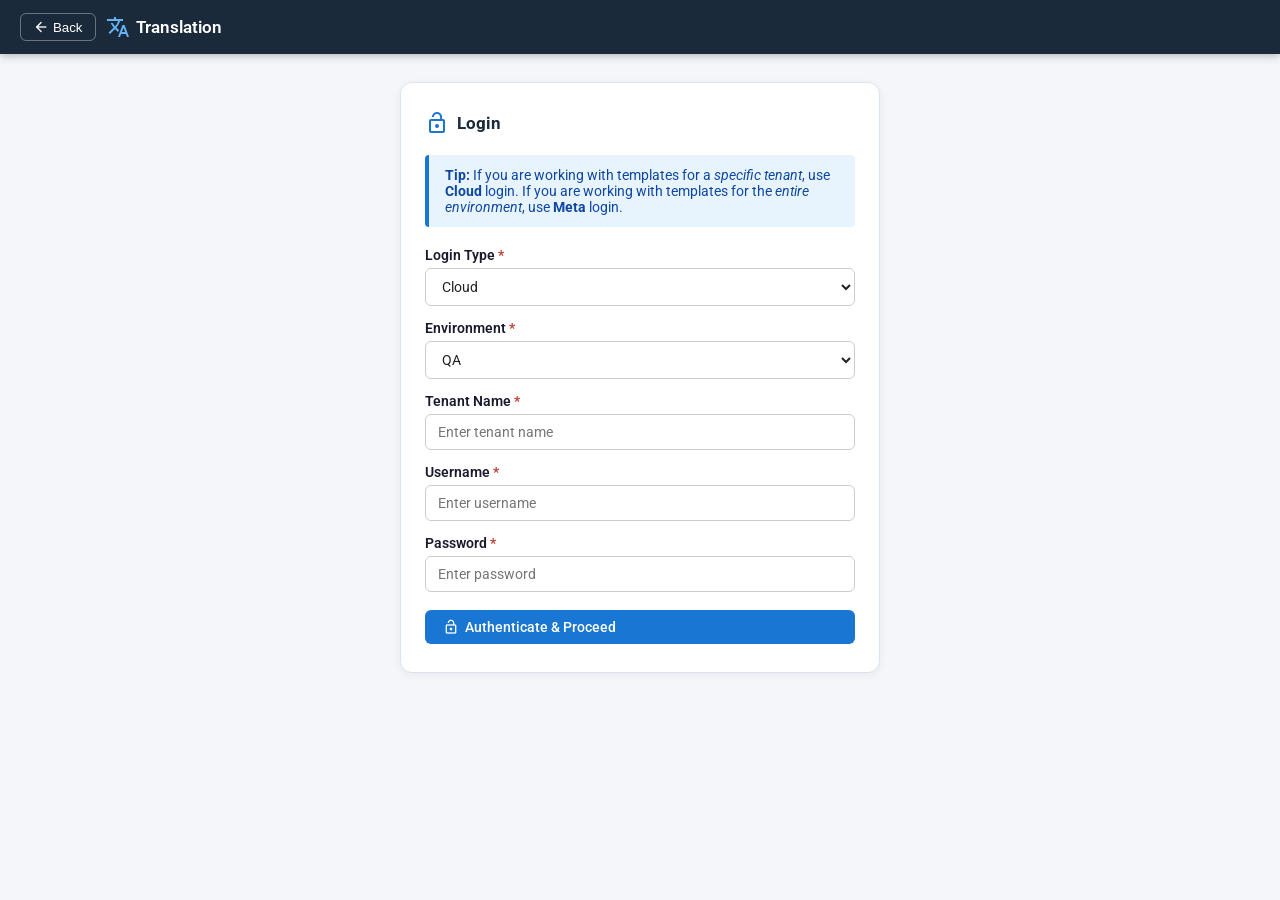
<file: static/translation.html>
<!DOCTYPE html>
<html lang="en">
<head>
    <meta charset="UTF-8">
    <meta name="viewport" content="width=device-width, initial-scale=1.0">
    <title>Translation — TechOps Automation Console</title>
    <link href="https://fonts.googleapis.com/css2?family=Roboto:wght@300;400;500;700&display=swap" rel="stylesheet">
    <link href="https://fonts.googleapis.com/icon?family=Material+Icons" rel="stylesheet">
    <link rel="icon" href="/static/images/logo.png" type="image/png">
    <script src="https://cdn.sheetjs.com/xlsx-0.20.1/package/dist/xlsx.full.min.js"></script>
    <style>
        :root {
            --primary-color: #1976d2;
            --primary-hover: #1565c0;
            --bg: #f4f6f9;
            --surface: #ffffff;
            --border: #dde3ec;
            --text: #1a1a2e;
            --muted: #6b7280;
        }
        * { box-sizing: border-box; margin: 0; padding: 0; }
        body { font-family: 'Roboto', sans-serif; background: var(--bg); color: var(--text); min-height: 100vh; }

        /* ── Top bar ── */
        .topbar {
            background: #1b2a3b;
            color: #fff;
            display: flex;
            align-items: center;
            justify-content: space-between;
            padding: 0 20px;
            height: 54px;
            position: sticky;
            top: 0;
            z-index: 100;
            box-shadow: 0 2px 8px rgba(0,0,0,.25);
        }
        .topbar-left { display: flex; align-items: center; gap: 10px; }
        .topbar-title { font-size: 1.05rem; font-weight: 600; display: flex; align-items: center; gap: 6px; }
        .back-btn {
            background: none; border: 1px solid rgba(255,255,255,.35); color: #fff;
            border-radius: 6px; padding: 5px 12px; font-size: 0.83rem; cursor: pointer;
            display: flex; align-items: center; gap: 4px; transition: background .15s;
        }
        .back-btn:hover { background: rgba(255,255,255,.12); }
        .logout-btn {
            background: #c0392b; border: none; color: #fff;
            border-radius: 6px; padding: 6px 14px; font-size: 0.83rem; cursor: pointer;
            display: flex; align-items: center; gap: 4px; transition: background .15s;
        }
        .logout-btn:hover { background: #a93226; }

        /* ── Session banner ── */
        .session-banner {
            background: #e3f2fd; border-bottom: 1px solid #bbdefb;
            padding: 8px 20px; font-size: 0.82rem; color: #1565c0;
            display: flex; align-items: center; gap: 8px;
        }

        /* ── Page wrapper ── */
        .page { max-width: 860px; margin: 0 auto; padding: 28px 18px 60px; }

        /* ── Cards / screens ── */
        .card {
            background: var(--surface); border-radius: 12px;
            border: 1px solid var(--border); padding: 28px 24px;
            box-shadow: 0 2px 8px rgba(0,0,0,.06);
        }
        .card-title {
            font-size: 1.05rem; font-weight: 700; margin-bottom: 20px;
            display: flex; align-items: center; gap: 8px; color: #1b2a3b;
        }

        /* ── Form helpers ── */
        label.field-label { font-weight: 600; font-size: 0.88rem; display: block; margin-bottom: 5px; }
        .field-group { display: flex; flex-direction: column; gap: 14px; }
        .field-row { display: flex; gap: 12px; }
        .field-row > div { flex: 1; }
        .form-input {
            width: 100%; padding: 9px 12px; border: 1px solid #ccc; border-radius: 6px;
            font-size: 0.88rem; font-family: inherit; background: #fff; color: #222;
            transition: border-color .2s;
        }
        .form-input:focus { outline: none; border-color: var(--primary-color); box-shadow: 0 0 0 2px rgba(25,118,210,.15); }
        .form-input:disabled { background: #f5f5f5; color: #999; }
        .req { color: #c0392b; }

        /* ── Buttons ── */
        .btn {
            display: inline-flex; align-items: center; gap: 6px;
            padding: 9px 18px; border-radius: 6px; border: none;
            font-size: 0.88rem; font-weight: 500; cursor: pointer;
            font-family: inherit; transition: background .15s, transform .1s, box-shadow .15s;
        }
        .btn:disabled { opacity: .5; cursor: not-allowed; transform: none !important; }
        .btn-primary  { background: var(--primary-color); color: #fff; }
        .btn-primary:hover:not(:disabled)  { background: var(--primary-hover); transform: translateY(-1px); box-shadow: 0 4px 10px rgba(25,118,210,.25); }

        /* ── Parent section ── */
        .parent-section {
            border: 2px solid #1565c0;
            border-radius: 12px;
            overflow: hidden;
            background: var(--surface);
            box-shadow: 0 3px 12px rgba(0,0,0,.08);
        }
        .parent-section-header {
            background: linear-gradient(135deg, #1565c0, #0d47a1);
            color: #fff;
            padding: 13px 20px;
            font-size: 1rem;
            font-weight: 700;
            display: flex;
            align-items: center;
            gap: 10px;
            letter-spacing: .01em;
        }
        .parent-section-body {
            display: flex;
            flex-direction: column;
            gap: 16px;
            padding: 16px;
        }
        /* ── Sub-section ── */
        .sub-section { border: 1px solid #dde3ec; border-radius: 8px; overflow: hidden; background: #fafbfc; }
        .sub-section-header { background: #eceff1; color: #37474f; padding: 9px 16px; font-size: 0.88rem; font-weight: 700; display: flex; align-items: center; gap: 8px; border-bottom: 1px solid #dde3ec; }
        .sub-section-body { display: flex; flex-direction: column; gap: 12px; padding: 14px; }

        /* ── API card inside a section ── */
        .api-section { background: #fff; border-radius: 7px; padding: 14px 16px; border: 1px solid #e8ecf1; }
        .api-title { font-size: 0.95rem; font-weight: 700; margin-bottom: 4px; }
        .api-path { font-family: monospace; font-size: 0.82rem; color: #6b7280; background: #f1f5f9; padding: 4px 8px; border-radius: 4px; margin-bottom: 14px; word-break: break-all; }
        .status-msg { margin-top: 10px; font-size: 0.85rem; font-weight: 500; display: flex; align-items: center; gap: 6px; }
        @keyframes spin { 100% { transform: rotate(360deg); } }
        .spinner { animation: spin 1s linear infinite; }
        .error-msg { margin-top: 10px; font-size: 0.85rem; color: #c0392b; font-weight: 500; background: #fde8e8; padding: 8px 12px; border-radius: 6px; border-left: 3px solid #c0392b; }
        .btn-green { background: #2e7d32; color: #fff; }
        .btn-green:hover:not(:disabled) { background: #1b5e20; }

        .screen { display: none; }
        .screen.active { display: block; }
    </style>
</head>
<body>

<!-- Top bar -->
<div class="topbar">
    <div class="topbar-left">
        <button class="back-btn" onclick="window.location.href='/'">
            <span class="material-icons" style="font-size:1rem;">arrow_back</span> Back
        </button>
        <div class="topbar-title">
            <span class="material-icons" style="color:#64b5f6;">translate</span>
            Translation
        </div>
    </div>
    <button class="logout-btn" id="logout-btn" style="display:none;" onclick="doLogout()">
        <span class="material-icons" style="font-size:1rem;">logout</span> Logout
    </button>
</div>

<!-- Session banner (shown when logged in) -->
<div class="session-banner" id="session-banner" style="display:none;">
    <span class="material-icons" style="font-size:1rem;">verified_user</span>
    <span id="session-info-text">Session active</span>
</div>

<div class="page">

    <!-- ── SCREEN 1: Login ── -->
    <div class="screen active" id="screen-login">
        <div class="card" style="max-width:480px;margin:0 auto;">
            <div class="card-title">
                <span class="material-icons" style="color:var(--primary-color);">lock_open</span>
                Login
            </div>
            
            <div style="background: #e8f4fd; border-left: 4px solid #1976d2; padding: 12px 16px; margin-bottom: 20px; font-size: 0.85rem; color: #0d47a1; border-radius: 4px;">
                <strong>Tip:</strong> If you are working with templates for a <em>specific tenant</em>, use <strong>Cloud</strong> login. If you are working with templates for the <em>entire environment</em>, use <strong>Meta</strong> login.
            </div>
            <div class="field-group">
                <div>
                    <label class="field-label">Login Type <span class="req">*</span></label>
                    <select id="login-type" class="form-input">
                        <option value="cloud">Cloud</option>
                        <option value="meta">Meta</option>
                    </select>
                </div>
                <div>
                    <label class="field-label">Environment <span class="req">*</span></label>
                    <select id="env" class="form-input">
                        <option value="QA">QA</option>
                        <option value="UAT">UAT</option>
                        <option value="PROD">PROD</option>
                    </select>
                </div>
                <div id="tenant-container">
                    <label class="field-label">Tenant Name <span class="req">*</span></label>
                    <input type="text" id="tenant" class="form-input" placeholder="Enter tenant name">
                </div>
                <div>
                    <label class="field-label">Username <span class="req">*</span></label>
                    <input type="text" id="username" class="form-input" placeholder="Enter username">
                </div>
                <div>
                    <label class="field-label">Password <span class="req">*</span></label>
                    <input type="password" id="password" class="form-input" placeholder="Enter password">
                </div>
                <div id="login-error" class="error-msg" style="display:none; color: #c0392b; font-size: 0.85rem; margin-top: 8px;"></div>
                <button class="btn btn-primary" id="login-btn" onclick="doLogin()" style="margin-top:4px;">
                    <span class="material-icons" style="font-size:1rem;">lock_open</span>
                    Authenticate & Proceed
                </button>
            </div>
        </div>
    </div>

    <!-- ── SCREEN 3: Operations ── -->
    <div class="screen" id="screen-ops">
        <div class="ops-grid">

            <div class="parent-section">
                <div class="parent-section-header">
                    <span class="material-icons" style="font-size:1.2rem;">translate</span>
                    Translation APIs
                </div>
                <div class="parent-section-body">
                    <!-- ── Config sub-section (Meta only) ── -->
                    <div class="sub-section" id="meta-config-section" style="display:none; margin-bottom: 10px;">
                        <div class="sub-section-header">
                            <span class="material-icons" style="font-size:1rem;">settings</span>
                            Meta Configuration
                        </div>
                        <div class="sub-section-body">
                            <div class="api-section">
                                <div class="field-row" style="align-items:flex-end; gap: 12px; display: flex;">
                                    <div style="flex:1;">
                                        <label class="field-label">Tenant Name <span class="req">*</span></label>
                                        <input type="text" id="meta-tenant" class="form-input" placeholder="Enter tenant name to fetch base URL">
                                    </div>
                                    <button class="btn btn-primary" id="meta-config-btn" onclick="fetchMetaBaseUrl()">
                                        <span class="material-icons" style="font-size:1rem;">sync</span>
                                        Fetch Base URL
                                    </button>
                                </div>
                                <div id="meta-config-status" class="status-msg"></div>
                                <div id="meta-config-error" class="error-msg" style="display:none;"></div>
                            </div>
                        </div>
                            </div>
                        </div>
                    </div>

                    <div id="meta-apis-section">
                    <!-- ── Download sub-section ── -->
                    <div class="sub-section">
                        <div class="sub-section-header">
                            <span class="material-icons" style="font-size:1rem;">cloud_download</span>
                            Download
                        </div>
                        <div class="sub-section-body">
                            <!-- API 1: Download Template -->
                            <div class="api-section" style="border-left:4px solid #1565c0; margin-bottom: 12px;">
                                <div class="api-title" style="color:#1565c0;">Download Template</div>
                                <div class="api-path">GET /meta/api/language-translates/download-template</div>
                                <button class="btn btn-primary" id="dl-template-btn" onclick="doDownloadTemplate()">
                                    <span class="material-icons" style="font-size:1rem;">cloud_download</span>
                                    Download Template
                                </button>
                                <div id="dl-template-status" class="status-msg"></div>
                                <div id="dl-template-error" class="error-msg" style="display:none;"></div>
                            </div>

                            <!-- API 2: Download English Strings -->
                            <div class="api-section" style="border-left:4px solid #2980b9;">
                                <div class="api-title" style="color:#2980b9;">Download English Strings</div>
                                <div class="api-path">GET /meta/api/language-translates/download-english-strings</div>
                                <button class="btn btn-primary" id="dl-eng-strings-btn" onclick="doDownloadEnglishStrings()" style="background: #2980b9;">
                                    <span class="material-icons" style="font-size:1rem;">cloud_download</span>
                                    Download English Strings
                                </button>
                                <div id="dl-eng-strings-status" class="status-msg"></div>
                                <div id="dl-eng-strings-error" class="error-msg" style="display:none;"></div>
                            </div>
                        </div>
                    </div>

                    <!-- ── Upload sub-section ── -->
                    <div class="sub-section" style="margin-top: 16px;">
                        <div class="sub-section-header">
                            <span class="material-icons" style="font-size:1rem;">cloud_upload</span>
                            Upload
                        </div>
                        <div class="sub-section-body">
                            <!-- API 2: Upload Template -->
                            <div class="api-section" style="border-left:4px solid #f39c12;">
                                <div class="api-title" style="color:#f39c12;">Upload Google Template</div>
                                <div class="api-path">POST /meta/api/language-translates/google-template</div>
                                
                                <div class="field-row" style="margin-bottom: 12px; gap: 16px; flex-wrap: wrap;">
                                    <div style="flex:1; min-width: 200px;">
                                        <label class="field-label">Review Translation</label>
                                        <select id="ul-review" class="form-input">
                                            <option value="NO_REVIEW">NO_REVIEW</option>
                                            <option value="REVIEW">REVIEW</option>
                                        </select>
                                    </div>
                                    <div style="flex:1; min-width: 200px;">
                                        <label class="field-label">Uploaded By</label>
                                        <input type="text" id="ul-uploaded-by" class="form-input" placeholder="Rajasekhar">
                                    </div>
                                    <div style="flex:1; min-width: 200px;">
                                        <label class="field-label">Name</label>
                                        <input type="text" id="ul-name" class="form-input" placeholder="SMFP-24937">
                                    </div>
                                </div>
                                <div style="margin-bottom: 16px;">
                                    <label class="field-label">Template File</label>
                                    <input type="file" id="ul-file" class="form-input" accept=".xlsx,.xls,.csv" style="padding: 6px;">
                                </div>

                                <button class="btn btn-primary" id="ul-template-btn" onclick="doUploadTemplate()" style="background: #f39c12;">
                                    <span class="material-icons" style="font-size:1rem;">cloud_upload</span>
                                    Upload Template
                                </button>
                                <div id="ul-template-status" class="status-msg"></div>
                                <div id="ul-template-error" class="error-msg" style="display:none;"></div>
                            </div>
                        </div>
                    </div>

                    <!-- ── Download to Review sub-section ── -->
                    <div class="sub-section" style="margin-top: 16px;">
                        <div class="sub-section-header">
                            <span class="material-icons" style="font-size:1rem;">rate_review</span>
                            Download to Review
                        </div>
                        <div class="sub-section-body">
                            <!-- API 3: Download Translated File -->
                            <div class="api-section" style="border-left:4px solid #8e44ad;">
                                <div class="api-title" style="color:#8e44ad;">Download to Review</div>
                                <div class="api-path">GET /meta/api/language-translates/download-translated-file</div>
                                
                                <div style="margin-bottom: 12px; max-width: 300px;">
                                    <label class="field-label">Translation Upload ID</label>
                                    <input type="text" id="dl-translated-id" class="form-input" placeholder="e.g. 12345">
                                </div>

                                <button class="btn btn-primary" id="dl-translated-btn" onclick="doDownloadTranslatedFile()" style="background: #8e44ad;">
                                    <span class="material-icons" style="font-size:1rem;">download_for_offline</span>
                                    Download File
                                </button>
                                <div id="dl-translated-status" class="status-msg"></div>
                                <div id="dl-translated-error" class="error-msg" style="display:none;"></div>
                            </div>
                        </div>
                    </div>

                    <!-- ── Upload Review Template sub-section ── -->
                    <div class="sub-section" style="margin-top: 16px;">
                        <div class="sub-section-header">
                            <span class="material-icons" style="font-size:1rem;">upload_file</span>
                            Upload Review Template
                        </div>
                        <div class="sub-section-body">
                            <!-- API 4: Upload Corrected Template -->
                            <div class="api-section" style="border-left:4px solid #e67e22;">
                                <div class="api-title" style="color:#e67e22;">Upload Review Template</div>
                                <div class="api-path">POST /meta/api/language-translates/corrected-translation</div>
                                
                                <div class="field-row" style="margin-bottom: 12px; gap: 16px; flex-wrap: wrap;">
                                    <div style="flex:1; min-width: 200px;">
                                        <label class="field-label">File Type</label>
                                        <input type="text" id="ul-corr-filetype" class="form-input" placeholder="REVIEWED" value="REVIEWED">
                                    </div>
                                    <div style="flex:1; min-width: 200px;">
                                        <label class="field-label">Uploaded By</label>
                                        <input type="text" id="ul-corr-uploaded-by" class="form-input" placeholder="Rajasekhar">
                                    </div>
                                    <div style="flex:1; min-width: 200px;">
                                        <label class="field-label">Name</label>
                                        <input type="text" id="ul-corr-name" class="form-input" placeholder="Rajaasptesting5">
                                    </div>
                                </div>
                                <div style="margin-bottom: 16px;">
                                    <label class="field-label">Corrected File</label>
                                    <input type="file" id="ul-corr-file" class="form-input" accept=".xlsx,.xls,.csv" style="padding: 6px;">
                                </div>

                                <button class="btn btn-primary" id="ul-corr-btn" onclick="doUploadCorrectedTranslation()" style="background: #e67e22;">
                                    <span class="material-icons" style="font-size:1rem;">upload_file</span>
                                    Upload Corrected
                                </button>
                                <div id="ul-corr-status" class="status-msg"></div>
                                <div id="ul-corr-error" class="error-msg" style="display:none;"></div>
                            </div>
                        </div>
                    </div>
                    </div>
                    </div> <!-- /meta-apis-section -->

                    <div id="cloud-apis-section" style="display:none;">
                        <!-- ── Cloud Download sub-section ── -->
                        <div class="sub-section">
                            <div class="sub-section-header">
                                <span class="material-icons" style="font-size:1rem;">cloud_download</span>
                                Cloud APIs
                            </div>
                            <div class="sub-section-body">
                                <!-- Cloud API 1: Download translation template file -->
                                <div class="api-section" style="border-left:4px solid #1abc9c;">
                                    <div class="api-title" style="color:#1abc9c;">Download translation template file for specific tenant</div>
                                    <div class="api-path">GET /services/fileupload-service/api/language-downloads/template</div>
                                    
                                    <div style="margin-bottom: 12px; max-width: 100%;">
                                        <label class="field-label">
                                            Language Codes
                                            <span style="font-size: 0.75rem; font-weight: normal; color: #6b7280; margin-left: 6px;">(Select if you need to download specific languages)</span>
                                        </label>
                                        <div style="display: flex; gap: 12px; align-items: flex-start;">
                                            <div class="custom-multiselect" id="cloud-lang-multiselect" style="position: relative; width: 250px; flex-shrink: 0; user-select: none;">
                                                <div class="multiselect-header form-input" onclick="toggleLangDropdown()" style="cursor: pointer; display: flex; justify-content: space-between; align-items: center; background: #fff; min-height: 20px;">
                                                    <span id="lang-selected-text" style="color: #6b7280; text-overflow: ellipsis; white-space: nowrap; overflow: hidden;">Select languages...</span>
                                                    <span class="material-icons" style="font-size: 1.2rem; color: #999;">arrow_drop_down</span>
                                                </div>
                                                
                                                <div class="multiselect-dropdown" id="lang-dropdown-box" style="display: none; position: absolute; top: 100%; left: 0; right: 0; background: white; border: 1px solid #ccc; border-radius: 4px; box-shadow: 0 4px 6px rgba(0,0,0,0.1); z-index: 100; margin-top: 4px;">
                                                    <div style="padding: 8px; border-bottom: 1px solid #eee;">
                                                        <input type="text" id="lang-search-input" class="form-input" placeholder="Search languages..." onkeyup="filterLanguages()" style="width: 100%; box-sizing: border-box; margin: 0; padding: 6px;">
                                                    </div>
                                                    <div id="lang-checkbox-list" style="max-height: 200px; overflow-y: auto; padding: 4px;">
                                                        <div style="padding: 8px; color: #999; font-size: 0.85rem;">Loading languages...</div>
                                                    </div>
                                                </div>
                                            </div>
                                            <div id="cloud-lang-chips" style="display: flex; flex-wrap: wrap; gap: 6px; padding-top: 2px;"></div>
                                        </div>
                                    </div>
                                    
                                    <div class="field-row" style="margin-bottom: 16px; max-width: 450px;">
                                        <div>
                                            <label class="field-label">Max Retries (0 to 3)</label>
                                            <input type="number" id="cloud-dl-retries" class="form-input" min="0" max="3" value="3">
                                        </div>
                                        <div>
                                            <label class="field-label">Retry Interval (max 30s)</label>
                                            <input type="number" id="cloud-dl-interval" class="form-input" min="1" max="30" value="5">
                                        </div>
                                    </div>

                                    <button class="btn btn-primary" id="cloud-dl-label-btn" onclick="doCloudDownloadLabel()" style="background: #1abc9c;">
                                        <span class="material-icons" style="font-size:1rem;">cloud_download</span>
                                        Download Translation Template
                                    </button>
                                    <div id="cloud-dl-label-status" class="status-msg"></div>
                                    <div id="cloud-dl-label-error" class="error-msg" style="display:none;"></div>
                                </div>
                            </div>
                        </div>

                        <!-- ── Cloud Upload sub-section ── -->
                        <div class="sub-section" style="margin-top: 16px;">
                            <div class="sub-section-header">
                                <span class="material-icons" style="font-size:1rem;">cloud_upload</span>
                                Cloud Upload
                            </div>
                            <div class="sub-section-body">
                                <!-- Cloud API 2: Upload Template -->
                                <div class="api-section" style="border-left:4px solid #f39c12;">
                                    <div class="api-title" style="color:#f39c12;">Upload corrected translation file for tenants</div>
                                    <div class="api-path">POST /services/fileupload-service/api/language-uploads/template</div>
                                    
                                    <div style="margin-bottom: 16px;">
                                        <label class="field-label">Template File</label>
                                        <input type="file" id="cloud-ul-file" class="form-input" accept=".xlsx,.xls,.csv" style="padding: 6px;">
                                    </div>

                                    <button class="btn btn-primary" id="cloud-ul-btn" onclick="doCloudUploadTemplate()" style="background: #f39c12;">
                                        <span class="material-icons" style="font-size:1rem;">cloud_upload</span>
                                        Upload File
                                    </button>
                                    <div id="cloud-ul-status" class="status-msg"></div>
                                    <div id="cloud-ul-error" class="error-msg" style="display:none;"></div>
                                </div>
                            </div>
                        </div>
                    </div> <!-- /cloud-apis-section -->

            </div>        </div><!-- /ops-grid -->
    </div><!-- /screen-ops -->

</div><!-- /page -->

<script src="/static/js/translation.js"></script>
</body>
</html>
</file>
